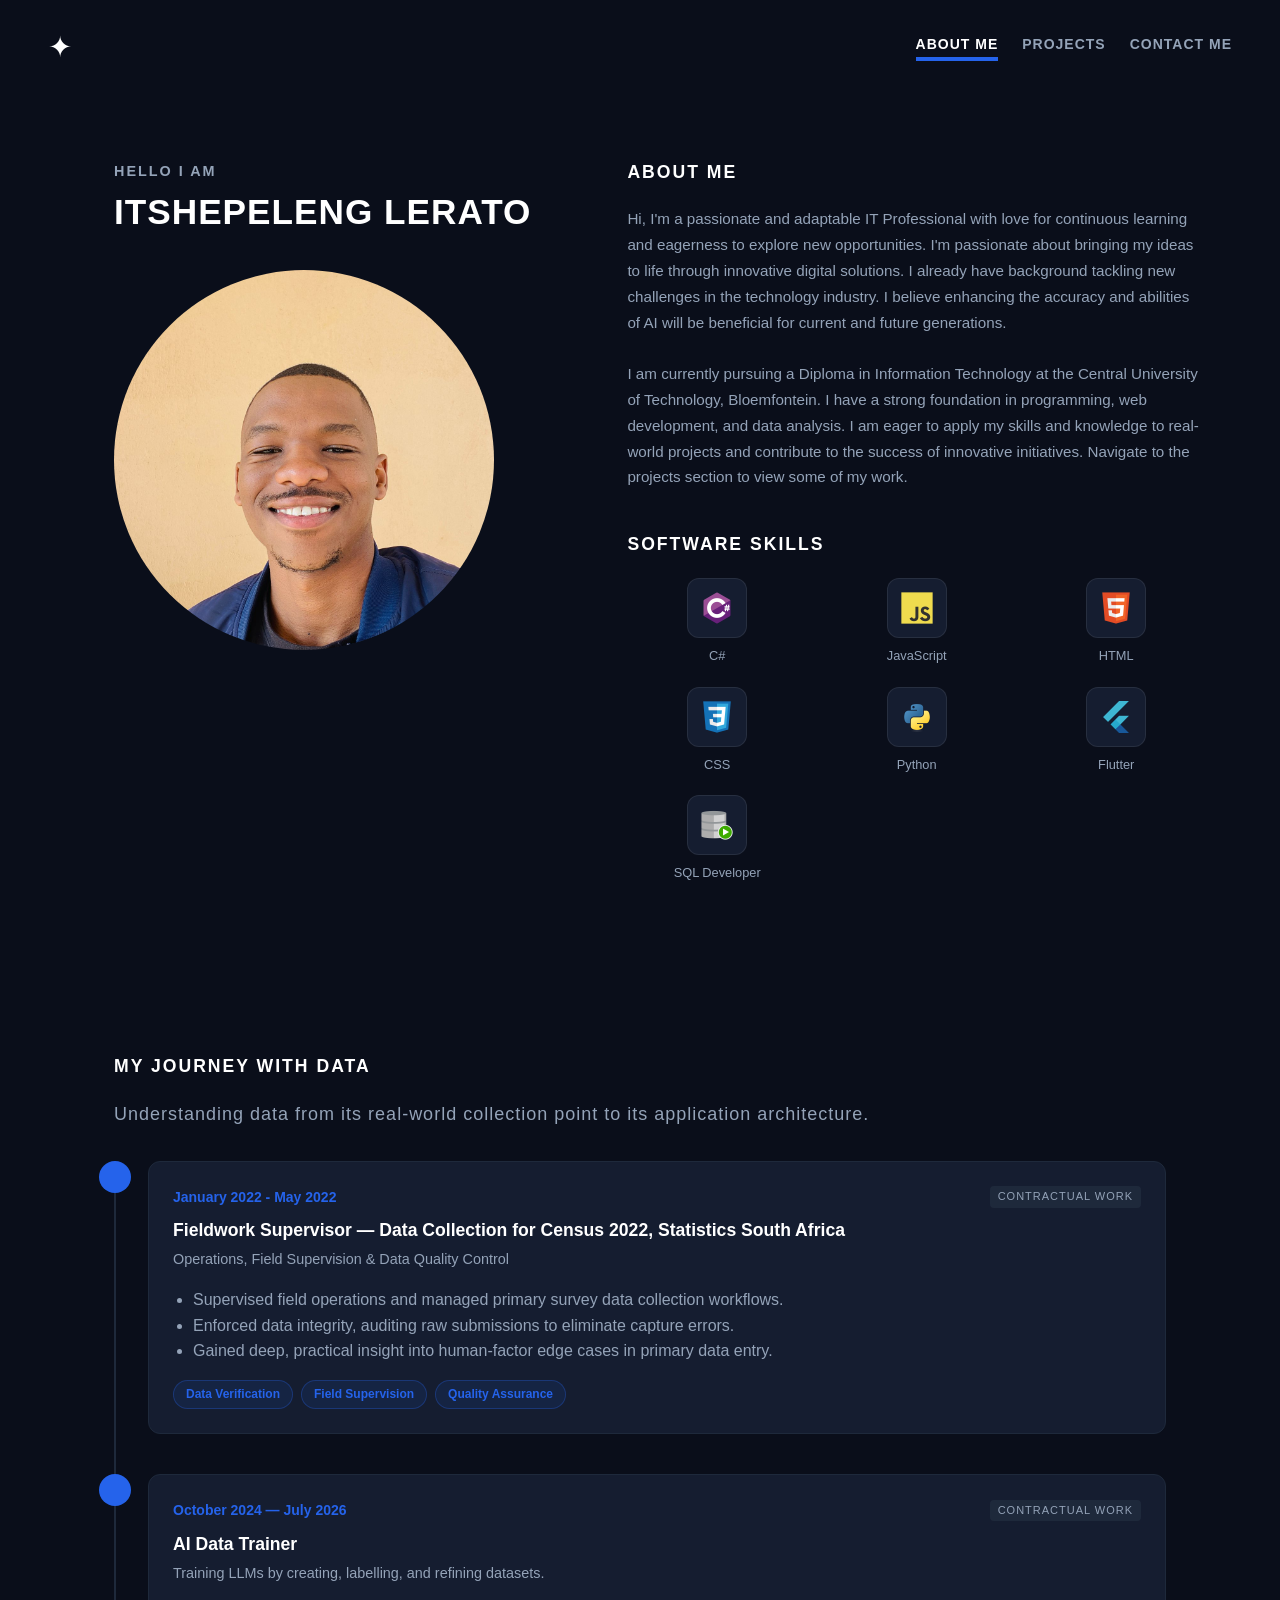
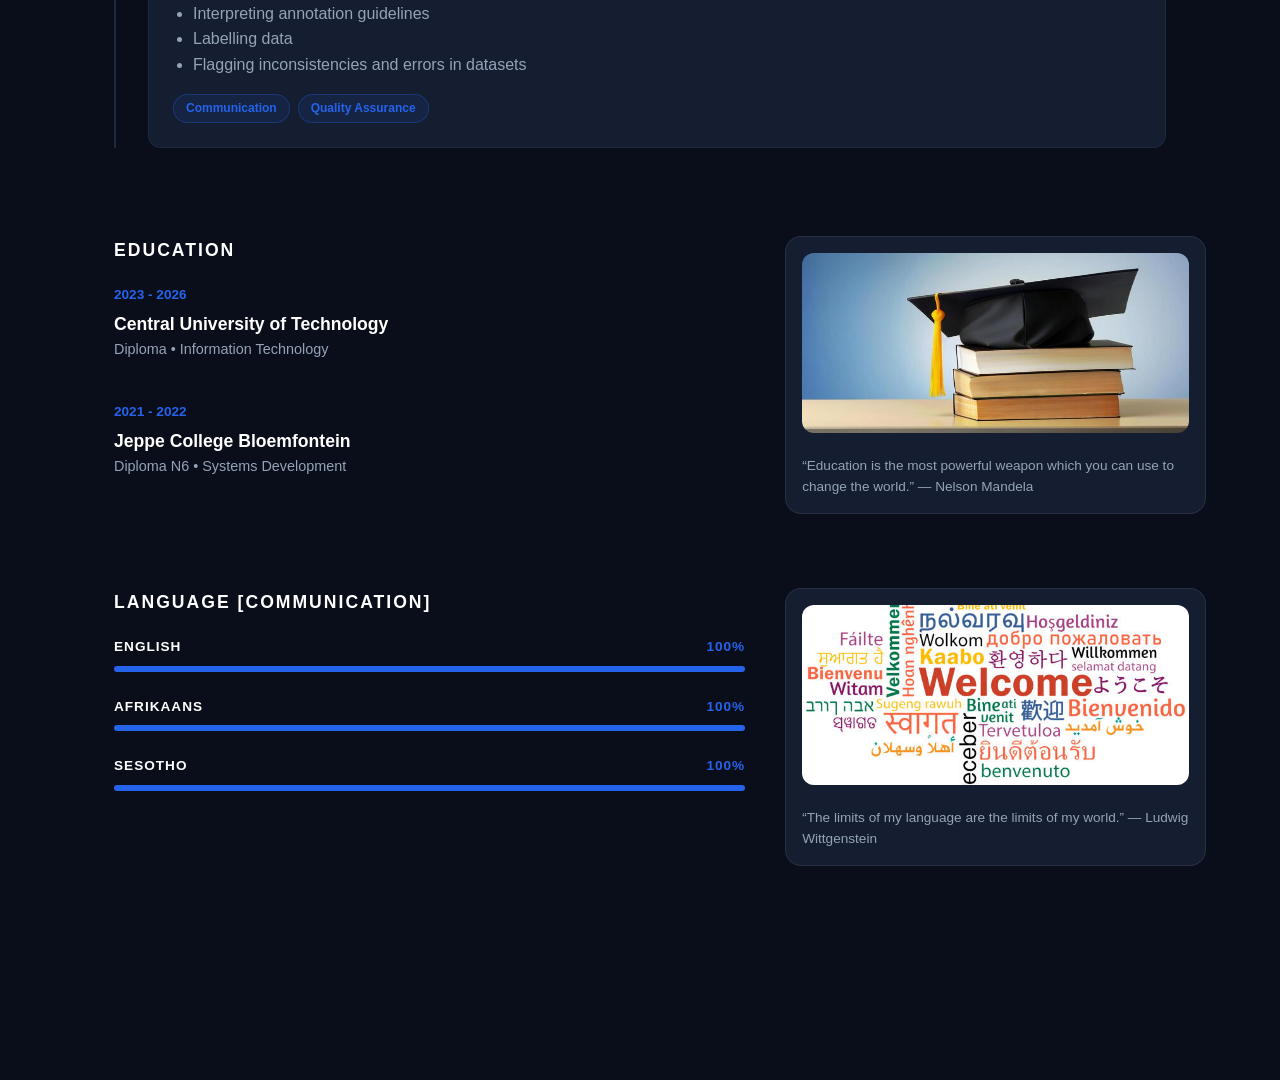
<file: index.html>
<!DOCTYPE html>
<html lang="en">
<head>
  <meta charset="UTF-8" />
  <meta name="viewport" content="width=device-width, initial-scale=1.0"/>
  <title>Itshepeleng Lerato Portfolio</title>
  <link rel="stylesheet" href="css/styles.css" />
</head>
<body>

  <!-- Top Navigation Bar -->
  <header class="navbar">
    <div class="nav-logo">✦</div>
    <nav class="nav-links">
      <a href="Portfolio.html" class="nav-item active">ABOUT ME</a>
      <a href="projects.html" class="nav-item">PROJECTS</a>
      <a href="contact.html" class="nav-item">CONTACT ME</a>
    </nav>
  </header>

  <main class="container">
    
    <!-- Hero / About Section -->
    <section id="about" class="hero-section">
      <div class="hero-left">
        <span class="greeting">HELLO I AM</span>
        <h1 class="hero-name">ITSHEPELENG LERATO</h1>
        <div class="avatar-wrapper">
          <img src="assets/images/IMG-20260518-WA0043.jpg" alt="Itshepeleng Lerato" class="profile-img" />
        </div>
      </div>

      <div class="hero-right">
        <div class="section-block">
          <h2 class="section-title">ABOUT ME</h2>
          <p class="bio-text">
            Hi, I'm a passionate and adaptable IT Professional with love for continuous learning and eagerness to explore new opportunities. I'm passionate about bringing my ideas to life through innovative digital solutions. I already have background tackling new challenges in the technology industry. I believe enhancing the accuracy and abilities of AI will be beneficial for current and future generations.
          </p>
          <br>
          <p class="bio-text">
            I am currently pursuing a Diploma in Information Technology at the Central University of Technology, Bloemfontein. I have a strong foundation in programming, web development, and data analysis. I am eager to apply my skills and knowledge to real-world projects and contribute to the success of innovative initiatives. Navigate to the projects section to view some of my work.
        </div>

        <!-- Software Skills Grid -->
        <div class="section-block">
          <h2 class="section-title">SOFTWARE SKILLS</h2>
          <div class="skills-grid">
            <div class="skill-card">
              <div class="icon-box"><img src="assets/images/C (CSharp).png" alt="C#" /></div>
              <span>C#</span>
            </div>
            <div class="skill-card">
              <div class="icon-box"><img src="assets/images/JavaScript.png" alt="JavaScript" /></div>
              <span>JavaScript</span>
            </div>
            <div class="skill-card">
              <div class="icon-box"><img src="assets/images/HTML5.png" alt="HTML" /></div>
              <span>HTML</span>
            </div>
            <div class="skill-card">
              <div class="icon-box"><img src="assets/images/CSS3.png" alt="CSS" /></div>
              <span>CSS</span>
            </div>
            <div class="skill-card">
              <div class="icon-box"><img src="assets/images/Python.png" alt="Python" /></div>
              <span>Python</span>
            </div>
            <div class="skill-card">
              <div class="icon-box"><img src="assets/images/Flutter.png" alt="Flutter" /></div>
              <span>Flutter</span>
            </div>
            <div class="skill-card">
              <div class="icon-box"><img src="assets/images/SQL Developer.png" alt="SQL" /></div>
              <span>SQL Developer</span>
            </div>
          </div>
        </div>
      </div>
    </section>

    <section class="journey-section">
  <div class="journey-header">
    <h2 class="section-title">MY JOURNEY WITH DATA</h2>
    <p class="section-subtitle">
      Understanding data from its real-world collection point to its application architecture.
    </p>
  </div>

  <div class="timeline">
    <!-- 2022 Experience Card -->
    <div class="timeline-item">
      <div class="timeline-icon">
        <i class="fas fa-clipboard-check"></i>
      </div>
      <div class="timeline-content">
        <div class="card-top-bar">
          <span class="timeline-date">January 2022 - May 2022</span>
          <span class="badge-phase">Contractual Work</span>
        </div>
        <h3>Fieldwork Supervisor — Data Collection for Census 2022, Statistics South Africa</h3>
        <p class="role-desc">Operations, Field Supervision & Data Quality Control</p>
        <ul class="timeline-list">
          <li>Supervised field operations and managed primary survey data collection workflows.</li>
          <li>Enforced data integrity, auditing raw submissions to eliminate capture errors.</li>
          <li>Gained deep, practical insight into human-factor edge cases in primary data entry.</li>
        </ul>
        <div class="skill-tags">
          <span class="tag">Data Verification</span>
          <span class="tag">Field Supervision</span>
          <span class="tag">Quality Assurance</span>
        </div>
      </div>
    </div>

    <!-- Data training -->
    <div class="timeline-item">
      <div class="timeline-icon">
        <i class="fas fa-code"></i>
      </div>
      <div class="timeline-content">
        <div class="card-top-bar">
          <span class="timeline-date">October 2024 — July 2026</span>
          <span class="badge-phase">Contractual Work</span>
        </div>
        <h3>AI Data Trainer</h3>
        <p class="role-desc">Training LLMs by creating, labelling, and refining datasets.</p>
        <ul class="timeline-list">
          <li>Interpreting annotation guidelines</li>
          <li>Labelling data</li>
          <li>Flagging inconsistencies and errors in datasets</li>
        </ul>
        <div class="skill-tags">
          <span class="tag">Communication</span>
          <span class="tag">Quality Assurance</span>
        </div>
      </div>
    </div>
  </div>
</section>

<!--<script src="js/journey.js"></script>-->

    <!-- Education Section -->
    <section class="split-section">
      <div class="content-left">
        <h2 class="section-title">EDUCATION</h2>
        
        <div class="timeline-item">
          <span class="date-range">2023 - 2026</span>
          <h3>Central University of Technology</h3>
          <p>Diploma • Information Technology</p>
        </div>

        <div class="timeline-item">
          <span class="date-range">2021 - 2022</span>
          <h3>Jeppe College Bloemfontein</h3>
          <p>Diploma N6 • Systems Development</p>
        </div>
      </div>

      <div class="content-right">
        <div class="quote-card">
          <img src="assets/images/graduate-college-high-school-or-university-cap-graduation-hat-of-degree-ceremony-photo.jpg" alt="Education Signpost" class="quote-image-placeholder" />
          <!--<div class="quote-image-placeholder"></div>-->
          <p class="quote-text">“Education is the most powerful weapon which you can use to change the world.” — Nelson Mandela</p>
        </div>
      </div>
    </section>

    <!-- Experience Section -->
    <!-- <section class="split-section">
      <div class="content-left">
        <h2 class="section-title">EXPERIENCE</h2>
        
        <div class="timeline-item">
          <span class="date-range">January 2022 - May 2022</span>
          <h3>Statistics South Africa</h3>
          <p>Fieldwork Supervisor</p>
        </div>
      </div>

      <div class="content-right">
        <div class="quote-card">
          <img src="assets/images/360_F_480595203_fOgg0U7o0I7emsJ1J2FhbobwCXAnpaxx.jpg" alt="Knowledge Signpost" class="quote-img" />
          <p class="quote-text">“Every new experience brings its own maturity and a greater clarity of vision.” — Indira Gandhi</p>
        </div>
      </div>
    </section>
 -->
    <!-- Language Section -->
    <section class="split-section">
      <div class="content-left">
        <h2 class="section-title">LANGUAGE [COMMUNICATION]</h2>

        <div class="progress-item">
          <div class="progress-label">
            <span>ENGLISH</span>
            <span>100%</span>
          </div>
          <div class="progress-bar-bg"><div class="progress-fill" style="width: 100%;"></div></div>
        </div>

        <div class="progress-item">
          <div class="progress-label">
            <span>AFRIKAANS</span>
            <span>100%</span>
          </div>
          <div class="progress-bar-bg"><div class="progress-fill" style="width: 100%;"></div></div>
        </div>

        <div class="progress-item">
          <div class="progress-label">
            <span>SESOTHO</span>
            <span>100%</span>
          </div>
          <div class="progress-bar-bg"><div class="progress-fill" style="width: 100%;"></div></div>
        </div>
      </div>

      <div class="content-right">
        <div class="quote-card">
          <img src="assets/images/istockphoto-1462788498-612x612.jpg" alt="Welcome Word Cloud" class="quote-img" />
          <p class="quote-text">“The limits of my language are the limits of my world.” — Ludwig Wittgenstein</p>
        </div>
      </div>
    </section>

  </main>

  <script src="js/script.js"></script>
  <script src="js/page-scroll.js"></script>

</body>
</html>
</file>
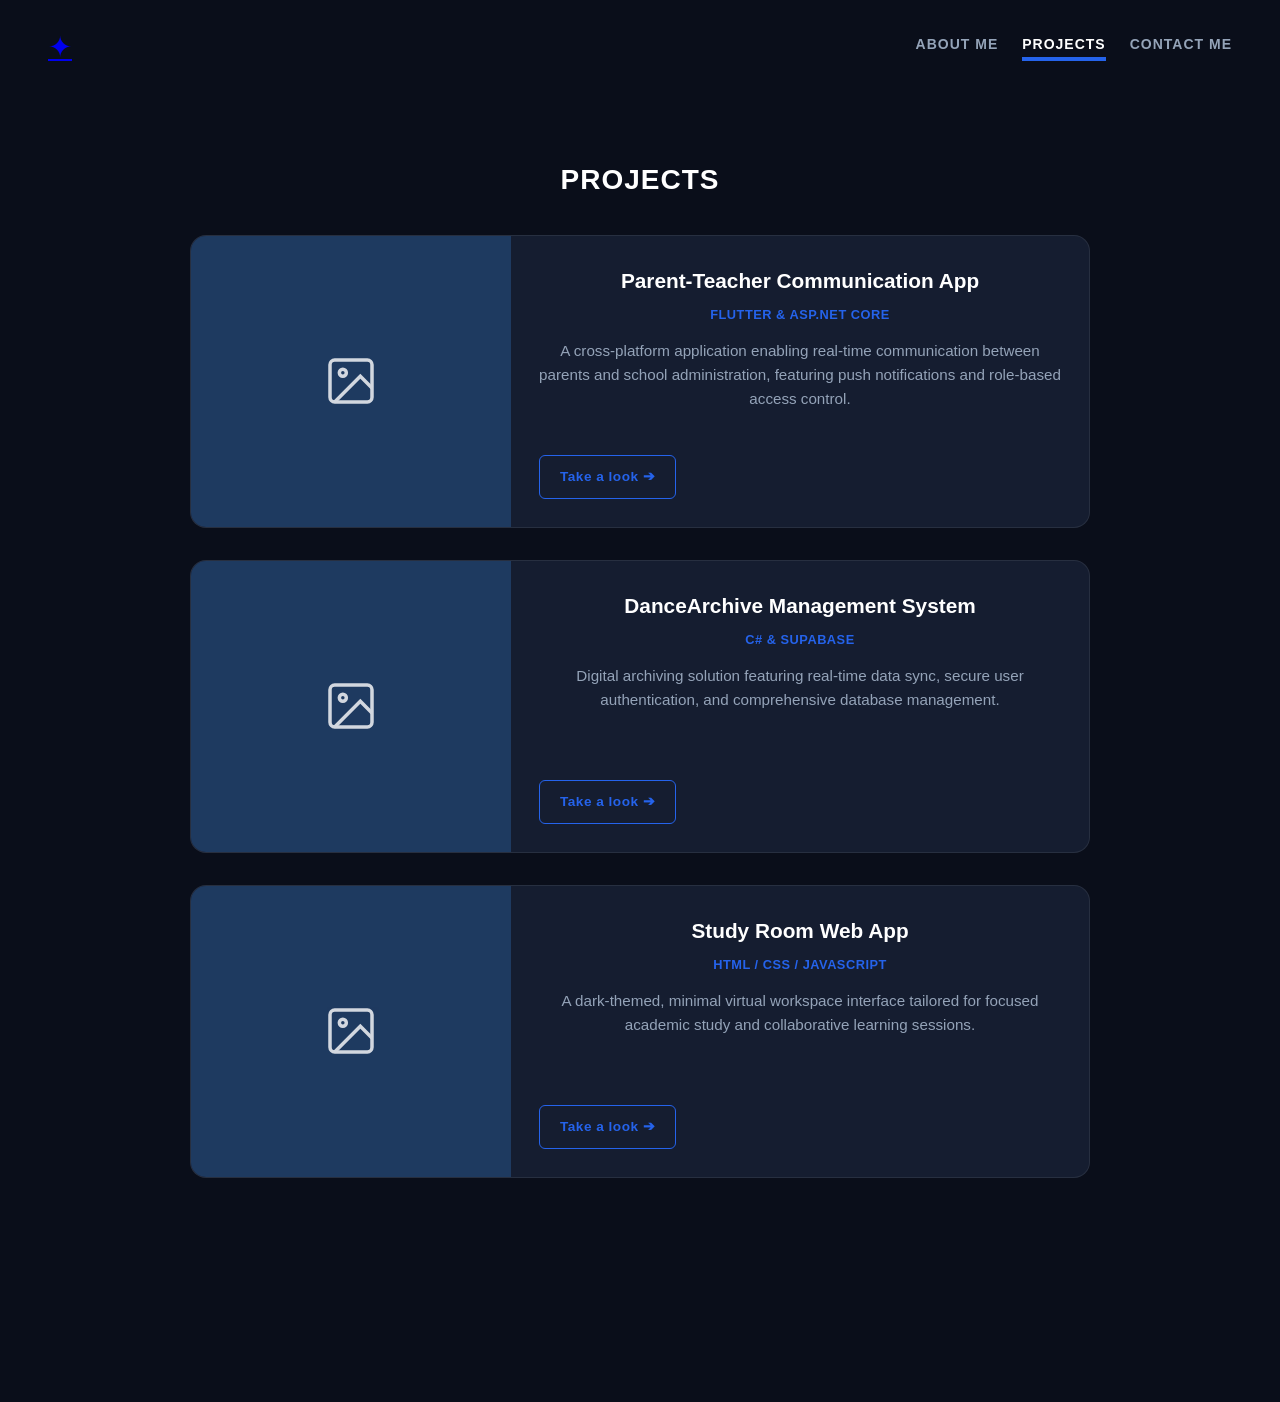
<file: projects.html>
<!DOCTYPE html>
<html lang="en">
<head>
  <meta charset="UTF-8" />
  <meta name="viewport" content="width=device-width, initial-scale=1.0"/>
  <title>Itshepeleng Lerato Portfolio - Projects</title>
  <link rel="stylesheet" href="css/styles.css" />
</head>
<body>

  <header class="navbar">
    <a href="index.html" class="nav-logo">✦</a>
    <nav class="nav-links">
      <a href="index.html" class="nav-item">ABOUT ME</a>
      <a href="projects.html" class="nav-item active">PROJECTS</a>
      <a href="contact.html" class="nav-item">CONTACT ME</a>
    </nav>
  </header>

  <main class="container">
    <section class="projects-section">
      <h1 class="page-title">PROJECTS</h1>

      <div class="projects-list" id="projectsList">
        </div>
    </section>
  </main>

  <script src="js/projects.js"></script>
  <script src="js/page-scroll.js"></script>
</body>
</html>
</file>
<file: css/styles.css>
/* Dark Space Theme Setup */
:root {
  --bg-color: #080b18;
  --card-bg: rgba(255, 255, 255, 0.03);
  --card-border: rgba(255, 255, 255, 0.08);
  --text-primary: #ffffff;
  --text-secondary: #94a3b8;
  --accent-blue: #38bdf8;
  --accent-blue-dark: #0284c7;
  --font-main: system-ui, -apple-system, BlinkMacSystemFont, "Segoe UI", Roboto, sans-serif;
}

* {
  box-sizing: border-box;
  margin: 0;
  padding: 0;
}

body {
  background-color: var(--bg-color);
  color: var(--text-primary);
  font-family: var(--font-main);
  line-height: 1.6;
  padding-bottom: 80px;
  transition: opacity 380ms ease, transform 380ms ease;
}

body.is-page-leaving-forward {
  opacity: 0;
  transform: translateY(-14px);
}

body.is-page-leaving-backward {
  opacity: 0;
  transform: translateY(14px);
}

@media (prefers-reduced-motion: reduce) {
  body {
    transition: none;
  }
}

/* Navbar */
.navbar {
  display: flex;
  justify-content: space-between;
  align-items: center;
  padding: 24px 60px;
  background: transparent;
}

.nav-logo {
  font-size: 1.8rem;
}

.nav-links {
  display: flex;
  gap: 32px;
}

.nav-item {
  color: var(--text-secondary);
  text-decoration: none;
  font-size: 0.85rem;
  letter-spacing: 1.5px;
  font-weight: 600;
  position: relative;
  padding-bottom: 6px;
  transition: color 0.3s;
}

.nav-item:hover,
.nav-item.active {
  color: var(--text-primary);
}

.nav-item.active::after {
  content: '';
  position: absolute;
  bottom: 0;
  left: 0;
  width: 100%;
  height: 2px;
  background-color: var(--accent-blue);
}

/* Main Layout Container */
.container {
  max-width: 1200px;
  margin: 0 auto;
  padding: 0 40px;
}

/* Hero Section Split */
.hero-section {
  display: grid;
  grid-template-columns: 45% 55%;
  gap: 40px;
  padding: 40px 0 80px;
  align-items: start;
}

.greeting {
  color: var(--text-secondary);
  font-size: 0.9rem;
  letter-spacing: 2px;
  font-weight: 600;
}

.hero-name {
  font-size: 2.2rem;
  font-weight: 800;
  letter-spacing: 1px;
  margin-bottom: 30px;
}

.avatar-wrapper {
  width: 380px;
  height: 380px;
  border-radius: 50%;
  overflow: hidden;
  background-color: #f1c58c; /* Matches warm background behind profile pic */
}

.profile-img {
  width: 100%;
  height: 100%;
  object-fit: cover;
}

/* Section Blocks & Titles */
.section-block {
  margin-bottom: 40px;
}

.section-title {
  font-size: 1.1rem;
  letter-spacing: 2px;
  color: var(--text-primary);
  margin-bottom: 20px;
  font-weight: 700;
}

.bio-text {
  color: var(--text-secondary);
  font-size: 0.95rem;
  line-height: 1.7;
}

/* Software Skills Grid */
.skills-grid {
  display: grid;
  grid-template-columns: repeat(3, 1fr);
  gap: 20px;
}

.skill-card {
  display: flex;
  flex-direction: column;
  align-items: center;
  gap: 8px;
}

.icon-box {
  width: 60px;
  height: 60px;
  background: var(--card-bg);
  border: 1px solid var(--card-border);
  border-radius: 12px;
  display: flex;
  justify-content: center;
  align-items: center;
}

.icon-box img {
  width: 32px;
  height: 32px;
}

.skill-card span {
  font-size: 0.8rem;
  color: var(--text-secondary);
}

/* Two Column Split Section */
.split-section {
  display: grid;
  grid-template-columns: 60% 40%;
  gap: 40px;
  margin-bottom: 70px;
  align-items: start;
}

/* Timeline Left Side */
.timeline-item {
  margin-bottom: 28px;
}

.date-range {
  color: var(--accent-blue);
  font-size: 0.85rem;
  font-weight: 600;
  display: block;
  margin-bottom: 4px;
}

.timeline-item h3 {
  font-size: 1.1rem;
  font-weight: 700;
}

.timeline-item p {
  color: var(--text-secondary);
  font-size: 0.9rem;
}

/* Right Side Quote Card */
.quote-card {
  background: var(--card-bg);
  border: 1px solid var(--card-border);
  border-radius: 16px;
  padding: 16px;
}

.quote-image-placeholder {
  width: 100%;
  height: 180px;
  background-color: #2a2e45;
  border-radius: 12px;
  margin-bottom: 16px;
}

.quote-img {
  width: 100%;
  height: 180px;
  object-fit: cover;
  border-radius: 12px;
  margin-bottom: 16px;
}

.quote-text {
  font-size: 0.85rem;
  color: var(--text-secondary);
  line-height: 1.5;
}

/* Language Progress Bars */
.progress-item {
  margin-bottom: 24px;
}

.progress-label {
  display: flex;
  justify-content: space-between;
  font-size: 0.85rem;
  font-weight: 600;
  letter-spacing: 1px;
  margin-bottom: 8px;
}

.progress-label span:last-child {
  color: var(--accent-blue);
}

.progress-bar-bg {
  width: 100%;
  height: 6px;
  background: var(--card-border);
  border-radius: 3px;
  overflow: hidden;
}

.progress-fill {
  height: 100%;
  background: var(--accent-blue);
}

/*old projects page css*/
/* Projects Section Setup */
.projects-section {
  text-align: center;
  padding: 40px 0 80px;
}

.page-title {
  font-size: 2rem;
  letter-spacing: 2px;
  font-weight: 800;
  margin-bottom: 50px;
}

/* Responsive 3-Column Grid matching Flutter childAspectRatio */
.projects-grid {
  display: grid;
  grid-template-columns: repeat(3, 1fr);
  gap: 24px;
  max-width: 1200px;
  margin: 0 auto;
}

/* Clickable Project Card */
.project-card {
  text-decoration: none;
  color: inherit;
  display: flex;
  flex-direction: column;
  background-color: var(--card-bg, #0b1329);
  border: 1px solid var(--card-border, rgba(255, 255, 255, 0.08));
  border-radius: 16px;
  overflow: hidden;
  transition: transform 0.25s ease, border-color 0.25s ease, box-shadow 0.25s ease;
  cursor: pointer;
}

.project-card:hover {
  transform: translateY(-6px);
  border-color: var(--accent-blue, #38bdf8);
  box-shadow: 0 10px 25px rgba(0, 0, 0, 0.4);
}

/* Placeholder or Thumbnail Box */
.project-image-box {
  width: 100%;
  aspect-ratio: 1.1 / 1;
  background-color: #1e3a60; /* Matches the solid blue placeholder in screenshot */
  display: flex;
  justify-content: center;
  align-items: center;
  overflow: hidden;
}

.project-image-box img {
  width: 100%;
  height: 100%;
  object-fit: cover;
}

.placeholder-icon {
  width: 48px;
  height: 48px;
  opacity: 0.8;
}

/* Card Content Details */
.project-info {
  padding: 16px 20px;
  text-align: left;
  background-color: rgba(255, 255, 255, 0.02);
}

.project-title {
  font-size: 1rem;
  font-weight: 700;
  color: #ffffff;
  margin-bottom: 4px;
}

.project-category {
  font-size: 0.75rem;
  font-weight: 600;
  color: var(--accent-blue, #38bdf8);
  letter-spacing: 0.5px;
}

/* Responsive Scaling for smaller displays */
@media (max-width: 900px) {
  .projects-grid {
    grid-template-columns: repeat(2, 1fr);
  }
}

@media (max-width: 600px) {
  .projects-grid {
    grid-template-columns: 1fr;
  }
}


/*new projects page css*/
/* Projects Layout Container */
.projects-section {
  max-width: 900px;
  margin: 0 auto;
  padding: 40px 0 80px;
}

.page-title {
  text-align: center;
  font-size: 2rem;
  letter-spacing: 2px;
  font-weight: 800;
  margin-bottom: 50px;
}

/* Vertical Stacked Layout */
.projects-list {
  display: flex;
  flex-direction: column;
  gap: 32px;
}

/* Individual Project Card Row */
.project-card-row {
  display: flex;
  background-color: var(--card-bg, rgba(255, 255, 255, 0.03));
  border: 1px solid var(--card-border, rgba(255, 255, 255, 0.08));
  border-radius: 16px;
  overflow: hidden;
  transition: border-color 0.25s ease, box-shadow 0.25s ease;
}

.project-card-row:hover {
  border-color: var(--accent-blue, #38bdf8);
  box-shadow: 0 8px 24px rgba(0, 0, 0, 0.35);
}

/* Image Column */
.project-image-box {
  width: 320px;
  min-height: 220px;
  background-color: #1e3a60;
  display: flex;
  justify-content: center;
  align-items: center;
  flex-shrink: 0;
}

.project-image-box img {
  width: 100%;
  height: 100%;
  object-fit: cover;
}

.placeholder-icon {
  width: 56px;
  height: 56px;
  opacity: 0.8;
}

/* Text Content Column */
.project-content {
  display: flex;
  flex-direction: column;
  justify-content: space-between;
  padding: 28px;
  flex: 1;
}

.project-header {
  margin-bottom: 12px;
}

.project-title {
  font-size: 1.3rem;
  font-weight: 700;
  color: var(--text-primary, #ffffff);
  margin-bottom: 4px;
}

.project-category {
  font-size: 0.8rem;
  font-weight: 600;
  color: var(--accent-blue, #38bdf8);
  letter-spacing: 0.5px;
  text-transform: uppercase;
}

.project-description {
  color: var(--text-secondary, #94a3b8);
  font-size: 0.95rem;
  line-height: 1.6;
  margin-bottom: 24px;
}

/* "Take a Look" Action Button */
.take-a-look-btn {
  display: inline-flex;
  align-items: center;
  gap: 8px;
  align-self: flex-start;
  padding: 10px 20px;
  border-radius: 6px;
  background-color: transparent;
  color: var(--accent-blue, #38bdf8);
  border: 1px solid var(--accent-blue, #38bdf8);
  font-size: 0.85rem;
  font-weight: 600;
  letter-spacing: 0.5px;
  text-decoration: none;
  transition: background-color 0.2s ease, color 0.2s ease;
}

.take-a-look-btn:hover {
  background-color: var(--accent-blue, #38bdf8);
  color: #080b18;
}

/* Mobile Responsive Adjustments */
@media (max-width: 768px) {
  .project-card-row {
    flex-direction: column;
  }
  
  .project-image-box {
    width: 100%;
    height: 200px;
  }
}
/*contact screen css*/

:root {
  --bg-dark: #0A0E1A;
  --bg-gradient: linear-gradient(180deg, #0A0E1A 0%, #0F172A 100%);
  --card-bg: #151D30;
  --text-primary: #FFFFFF;
  --text-secondary: #94A3B8;
  --accent-blue: #2563EB;
  --border-color: #1E293B;
  --radius-medium: 12px;
  --radius-small: 6px;
}

* {
  box-sizing: border-box;
  margin: 0;
  padding: 0;
  font-family: 'Segoe UI', Tahoma, Geneva, Verdana, sans-serif;
}

body {
  color: var(--text-primary);
  background: var(--bg-dark);
  min-height: 100vh;
}

.bg-gradient {
  background: var(--bg-gradient);
}

/* Header Navbar */
.navbar {
  display: flex;
  justify-content: space-between;
  align-items: center;
  padding: 24px 48px;
}

.logo {
  font-size: 28px;
  color: var(--text-primary);
  text-decoration: none;
}

.nav-links {
  display: flex;
  gap: 24px;
}

.nav-item {
  color: var(--text-secondary);
  text-decoration: none;
  font-weight: 600;
  font-size: 14px;
  letter-spacing: 1px;
}

.nav-item.active {
  color: var(--text-primary);
  border-bottom: 2px solid var(--accent-blue);
  padding-bottom: 4px;
}

/* Main Container Layout */
.container {
  max-width: 1100px;
  margin: 0 auto;
  padding: 24px 24px 64px 24px;
}

.page-title {
  font-size: 28px;
  letter-spacing: 1px;
  margin-bottom: 32px;
}

.section-subtitle {
  color: var(--text-secondary);
  font-size: 18px;
  letter-spacing: 1px;
  margin-bottom: 20px;
}

/* Contact Grid Split */
.contact-grid {
  display: flex;
  gap: 32px;
}

.form-container {
  flex: 3;
}

.form-group {
  margin-bottom: 16px;
  display: flex;
  flex-direction: column;
}

input, select, textarea {
  width: 100%;
  padding: 14px 16px;
  background-color: var(--card-bg);
  border: 1px solid var(--border-color);
  border-radius: var(--radius-medium);
  color: var(--text-primary);
  font-size: 15px;
  outline: none;
}

input:focus, select:focus, textarea:focus {
  border-color: var(--accent-blue);
}

.error-message {
  color: #EF4444;
  font-size: 12px;
  margin-top: 4px;
}

.btn-primary {
  width: 180px;
  padding: 14px;
  background-color: var(--accent-blue);
  color: #fff;
  border: none;
  border-radius: var(--radius-small);
  font-weight: bold;
  cursor: pointer;
}

.btn-primary:hover {
  opacity: 0.9;
}

/* Side Info Card */
.info-card {
  flex: 2;
  background-color: var(--card-bg);
  border: 1px solid var(--border-color);
  border-radius: var(--radius-medium);
  padding: 24px;
  height: fit-content;
}

.info-card h3 {
  color: var(--text-secondary);
  font-size: 14px;
  letter-spacing: 1px;
  margin-bottom: 16px;
}

.info-card p {
  color: var(--text-primary);
  line-height: 1.5;
}

/* Footer Dark Section */
.footer-section {
  background-color: var(--bg-dark);
  padding: 64px 48px;
  border-top: 1px solid var(--border-color);
}

.footer-container {
  max-width: 1100px;
  margin: 0 auto;
  display: flex;
  gap: 48px;
}

.footer-info {
  flex: 3;
}

.footer-title {
  font-size: 32px;
  letter-spacing: 1px;
  margin-bottom: 16px;
}

.footer-desc {
  color: var(--text-secondary);
  line-height: 1.6;
  margin-bottom: 32px;
}

.personal-details h3 {
  font-size: 20px;
  margin-bottom: 12px;
}

.personal-details p {
  color: var(--text-secondary);
  margin-bottom: 8px;
  font-size: 14px;
}

.personal-details a {
  color: var(--text-secondary);
  text-decoration: none;
}

.footer-profile {
  flex: 2;
  display: flex;
  flex-direction: column;
  align-items: center;
}

.profile-avatar {
  width: 220px;
  height: 220px;
  border-radius: 50%;
  object-fit: cover;
  margin-bottom: 20px;
}

.thank-you {
  letter-spacing: 4px;
  margin-bottom: 16px;
}

.social-links {
  display: flex;
  gap: 16px;
}

.social-links a {
  color: var(--text-primary);
  font-size: 20px;
  background-color: var(--card-bg);
  padding: 10px;
  border-radius: 50%;
  text-decoration: none;
}

/* Responsive adjustments */
@media (max-width: 768px) {
  .contact-grid, .footer-container {
    flex-direction: column;
  }
}

/* Journey Timeline */
.journey-section {
  padding: 48px 0;
}

.timeline {
  position: relative;
  margin-top: 32px;
  border-left: 2px solid var(--border-color);
  padding-left: 32px;
}

.timeline-item {
  position: relative;
  margin-bottom: 40px;
}

.timeline-icon {
  position: absolute;
  left: -49px;
  top: 0;
  width: 32px;
  height: 32px;
  border-radius: 50%;
  background: var(--accent-blue);
  color: #fff;
  display: flex;
  align-items: center;
  justify-content: center;
  font-size: 14px;
}

.timeline-content {
  background: var(--card-bg);
  border: 1px solid var(--border-color);
  border-radius: var(--radius-medium);
  padding: 24px;
}

.timeline-date {
  color: var(--accent-blue);
  font-weight: bold;
  font-size: 14px;
}

.role-desc {
  color: var(--text-secondary);
  font-size: 14px;
  margin: 4px 0 16px 0;
}

.timeline-list {
  list-style: disc;
  padding-left: 20px;
  color: var(--text-secondary);
  margin-bottom: 16px;
  line-height: 1.6;
}

.skill-tags {
  display: flex;
  flex-wrap: wrap;
  gap: 8px;
}

.tag {
  background: rgba(37, 99, 235, 0.1);
  color: var(--accent-blue);
  border: 1px solid rgba(37, 99, 235, 0.3);
  padding: 4px 12px;
  border-radius: 20px;
  font-size: 12px;
  font-weight: 600;
}

/* Home Highlight Card */
.data-highlight-card {
  background: var(--card-bg);
  border: 1px solid var(--border-color);
  border-radius: var(--radius-medium);
  padding: 24px;
  margin-top: 24px;
}

.card-header {
  display: flex;
  align-items: center;
  gap: 12px;
  margin-bottom: 12px;
}

.accent-icon {
  color: var(--accent-blue);
  font-size: 20px;
}

/* Scroll-driven Initial State */
.timeline-item {
  opacity: 0;
  transform: translateY(30px);
  transition: all 0.6s cubic-bezier(0.16, 1, 0.3, 1);
  cursor: pointer;
}

/* Scroll-driven In-View State */
.timeline-item.in-view {
  opacity: 1;
  transform: translateY(0);
}

/* Card Header Badge Layout */
.card-top-bar {
  display: flex;
  justify-content: space-between;
  align-items: center;
  margin-bottom: 8px;
}

.badge-phase {
  font-size: 11px;
  text-transform: uppercase;
  letter-spacing: 1px;
  padding: 2px 8px;
  border-radius: 4px;
  background: var(--border-color);
  color: var(--text-secondary);
}

/* Active Highlight Style */
.timeline-content {
  transition: border-color 0.3s ease, box-shadow 0.3s ease, transform 0.3s ease;
}

.timeline-item:hover .timeline-content,
.timeline-item.active-card .timeline-content {
  border-color: var(--accent-blue);
  box-shadow: 0 8px 24px rgba(37, 99, 235, 0.15);
  transform: translateX(4px);
}

.timeline-item:hover .timeline-icon,
.timeline-item.active-card .timeline-icon {
  box-shadow: 0 0 12px var(--accent-blue);
}

.tag {
  transition: transform 0.2s ease, background-color 0.2s ease;
}
</file>
